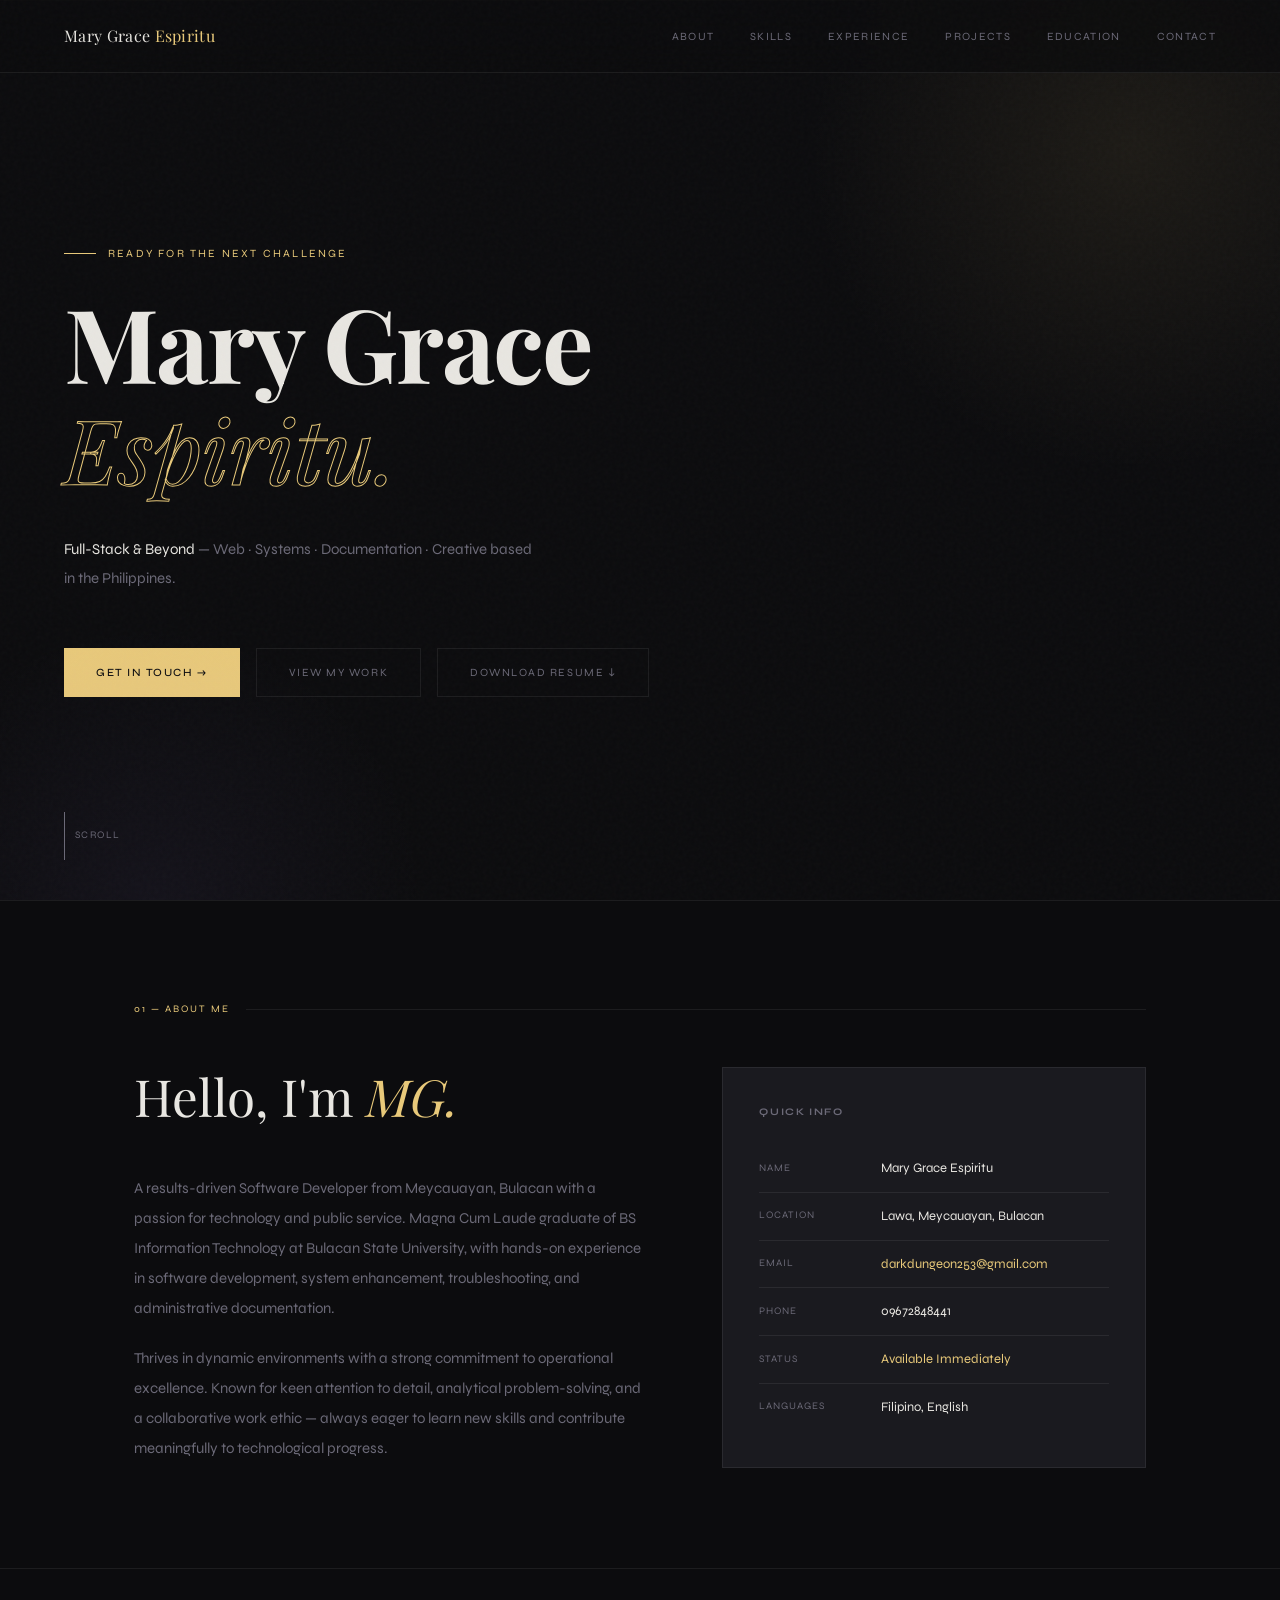
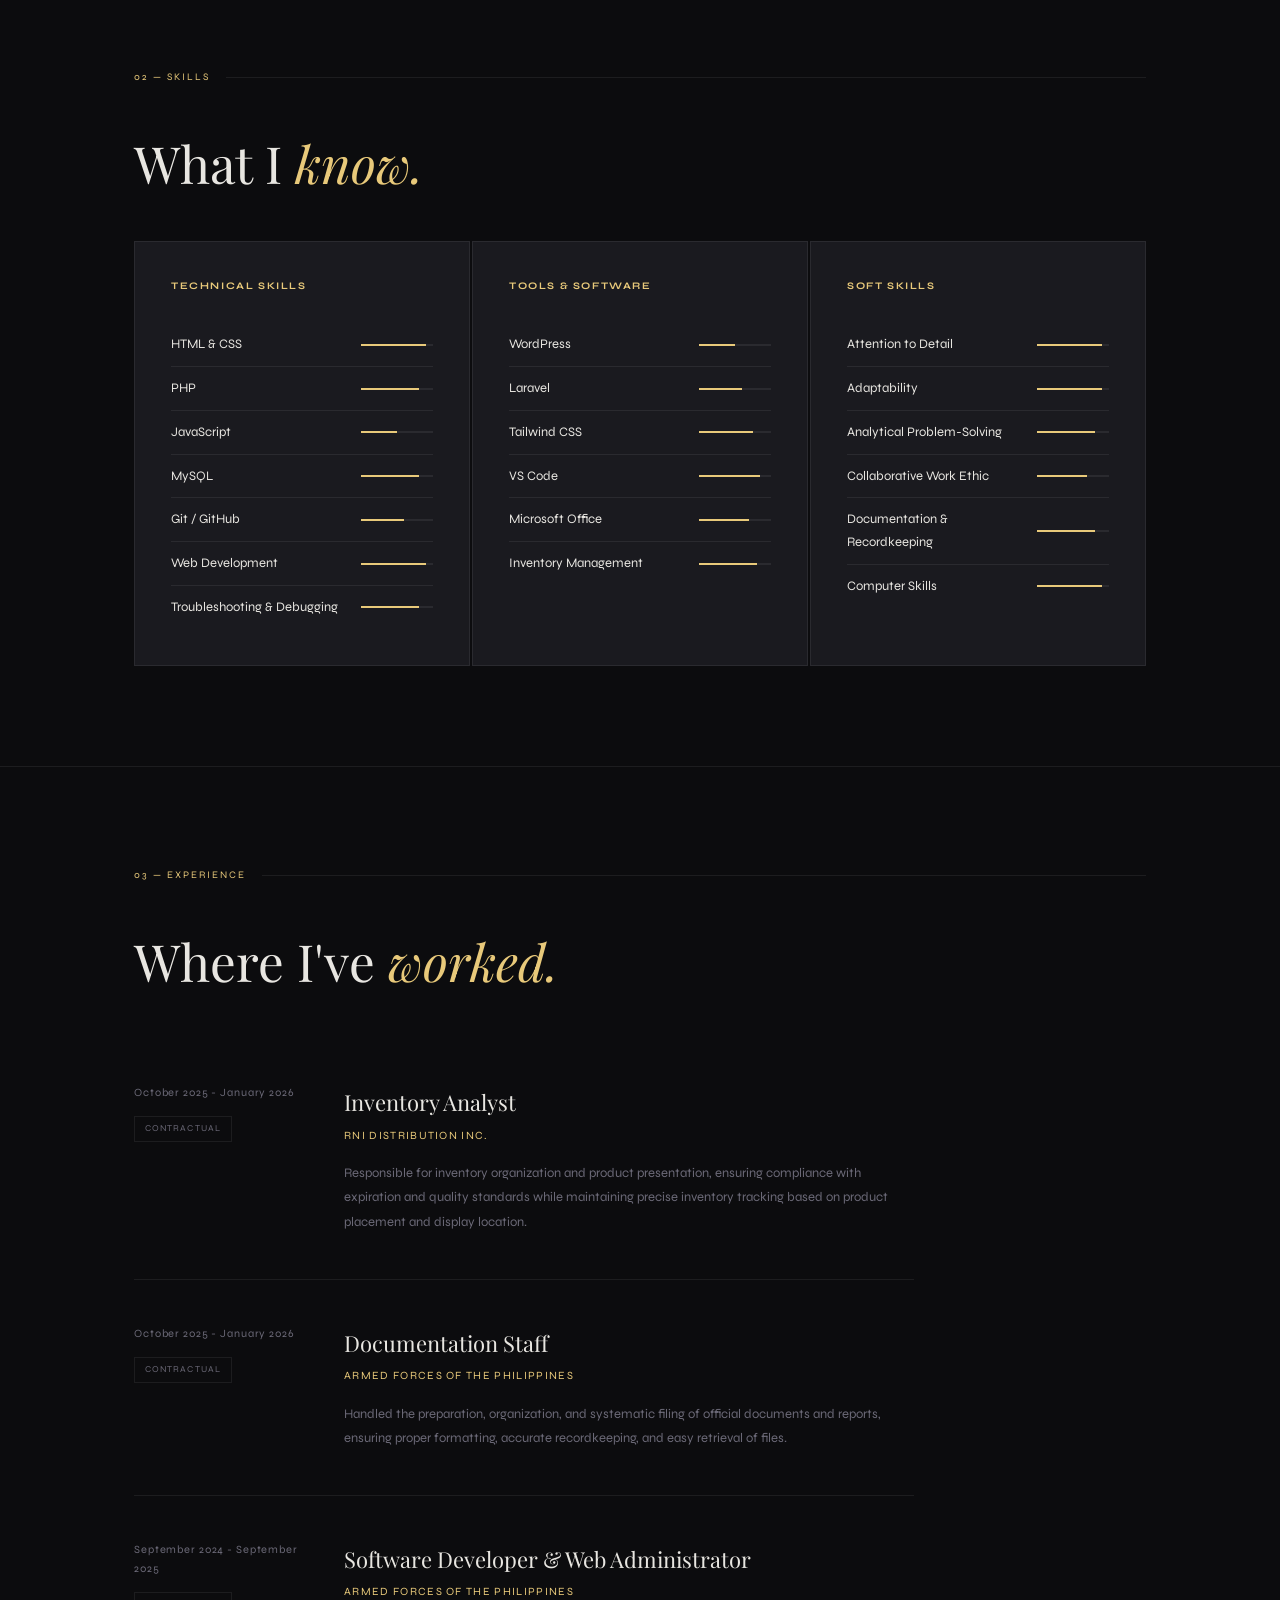
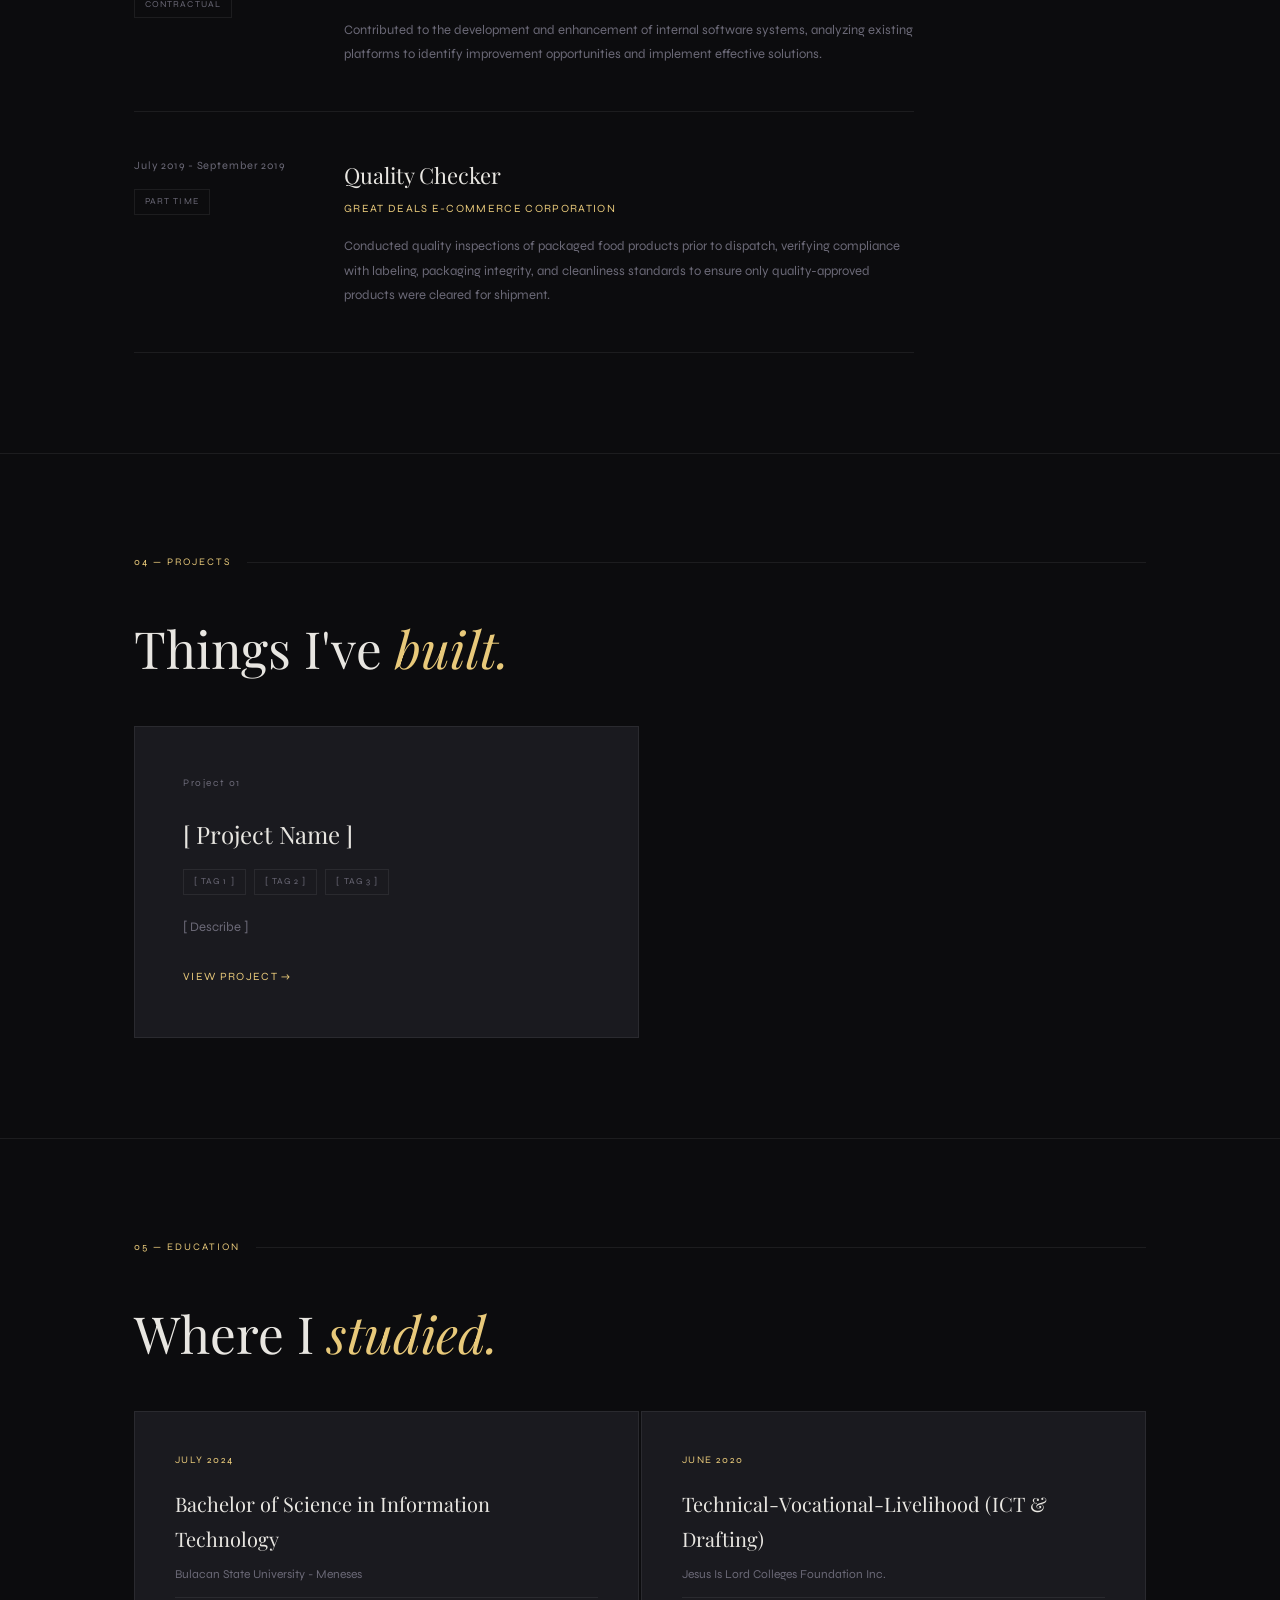
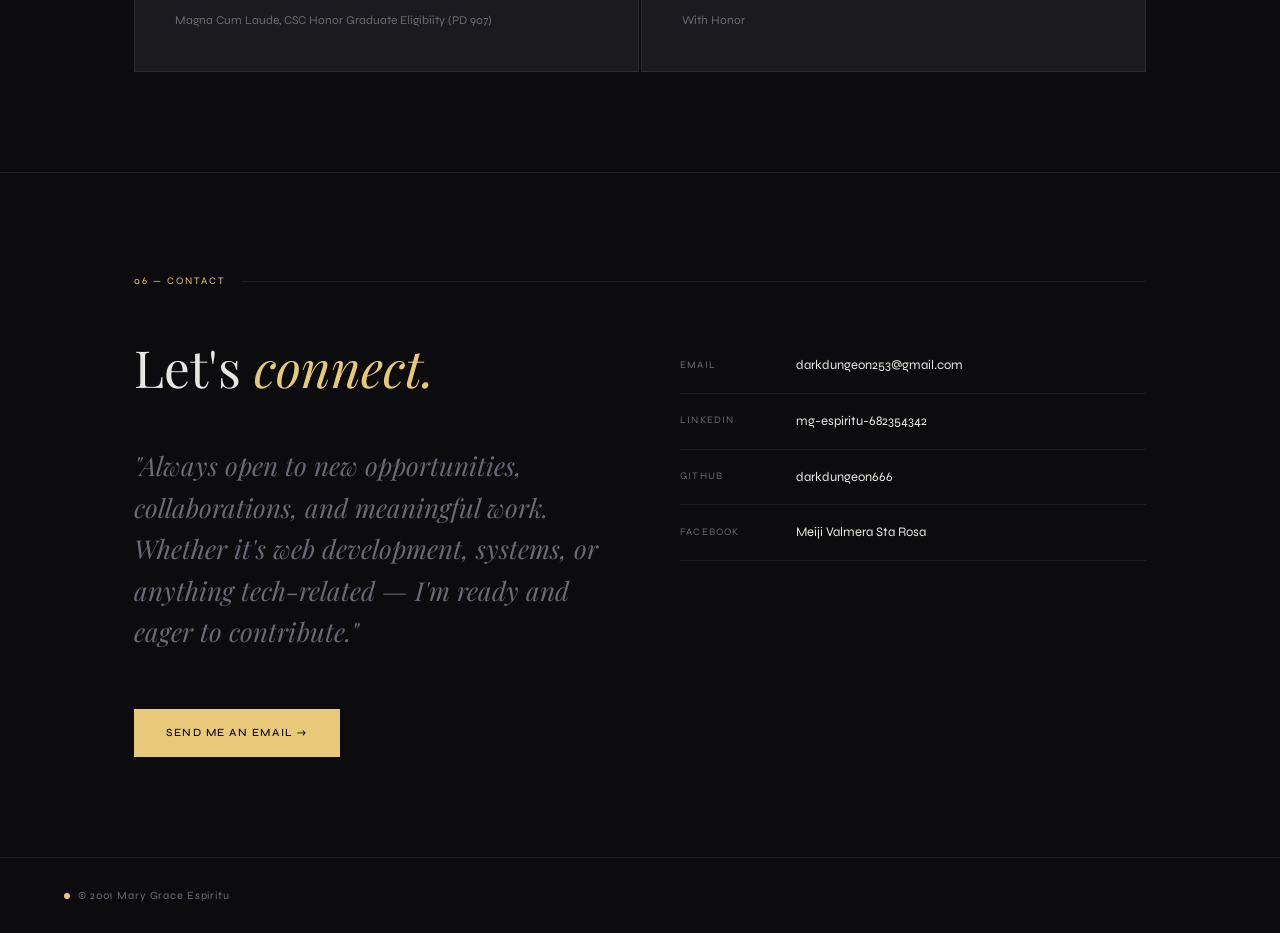
<file: index.html>
<!doctype html>
<html lang="en">
  <head>
    <meta charset="UTF-8" />
    <meta name="viewport" content="width=device-width, initial-scale=1.0" />
    <title>WELCOME</title>
    <link
      href="https://fonts.googleapis.com/css2?family=Playfair+Display:ital,wght@0,400;0,700;1,400;1,700&family=Syne:wght@300;400;500&display=swap"
      rel="stylesheet"
    />
    <link rel="stylesheet" href="index.css" />
  </head>

  <body>
    <nav>
      <a class="nav-logo" href="#">Mary Grace <span>Espiritu</span></a>
      <ul class="nav-links">
        <li><a href="#about">About</a></li>
        <li><a href="#skills">Skills</a></li>
        <li><a href="#experience">Experience</a></li>
        <li><a href="#projects">Projects</a></li>
        <li><a href="#education">Education</a></li>
        <li><a href="#contact">Contact</a></li>
      </ul>
    </nav>

    <section class="hero">
      <div class="hero-glow"></div>
      <div class="hero-glow2"></div>

      <p class="hero-tag fade-in">Ready for the next challenge</p>

      <h1 class="hero-name fade-in">Mary Grace</h1>
      <p class="hero-name-italic fade-in">Espiritu.</p>

      <p class="hero-subtitle fade-in">
        <strong>Full-Stack & Beyond</strong> — Web · Systems · Documentation ·
        Creative based in the Philippines.
      </p>

      <div class="hero-actions fade-in">
        <a class="btn-primary" href="#contact">Get In Touch →</a>
        <a class="btn-ghost" href="#projects">View My Work</a>
        <a
          class="btn-ghost"
          href="MaryGraceEspiritu.pdf"
          target="_blank"
          download
          >Download Resume ↓</a
        >
      </div>

      <div class="scroll-hint">
        <div class="scroll-line"></div>
        Scroll
      </div>
    </section>

    <section id="about">
      <div class="section-inner">
        <p class="section-label">01 — About Me</p>
        <div class="about-grid fade-in">
          <div>
            <h2 class="section-heading">Hello, I'm <em>MG.</em></h2>
            <div class="about-bio">
              <p>
                A results-driven Software Developer from Meycauayan, Bulacan
                with a passion for technology and public service. Magna Cum
                Laude graduate of BS Information Technology at Bulacan State
                University, with hands-on experience in software development,
                system enhancement, troubleshooting, and administrative
                documentation.
              </p>
              <p>
                Thrives in dynamic environments with a strong commitment to
                operational excellence. Known for keen attention to detail,
                analytical problem-solving, and a collaborative work ethic —
                always eager to learn new skills and contribute meaningfully to
                technological progress.
              </p>
            </div>
          </div>

          <div class="info-card">
            <h4>Quick Info</h4>
            <ul class="info-list">
              <li>
                <span>Name</span>
                <span> Mary Grace Espiritu </span>
              </li>
              <li>
                <span>Location</span>
                <span> Lawa, Meycauayan, Bulacan </span>
              </li>
              <li>
                <span>Email</span>
                <span
                  ><a href="mailto:darkdungeon253@gmail.com">
                    darkdungeon253@gmail.com
                  </a></span
                >
              </li>
              <li>
                <span>Phone</span>
                <span> 09672848441 </span>
              </li>
              <li>
                <span>Status</span>
                <span style="color: var(--accent)">
                  Available Immediately
                </span>
              </li>
              <li>
                <span>Languages</span>
                <span>Filipino, English</span>
              </li>
            </ul>
          </div>
        </div>
      </div>
    </section>

    <section id="skills">
      <div class="section-inner">
        <p class="section-label">02 — Skills</p>
        <h2 class="section-heading fade-in">What I <em>know.</em></h2>

        <div class="skills-grid fade-in">
          <div class="skill-group">
            <h4>Technical Skills</h4>
            <div class="skill-item">
              <span>HTML & CSS</span>
              <div class="skill-bar">
                <div class="skill-bar-fill" style="width: 90%"></div>
              </div>
            </div>
            <div class="skill-item">
              <span>PHP</span>
              <div class="skill-bar">
                <div class="skill-bar-fill" style="width: 80%"></div>
              </div>
            </div>
            <div class="skill-item">
              <span>JavaScript</span>
              <div class="skill-bar">
                <div class="skill-bar-fill" style="width: 50%"></div>
              </div>
            </div>
            <div class="skill-item">
              <span>MySQL</span>
              <div class="skill-bar">
                <div class="skill-bar-fill" style="width: 80%"></div>
              </div>
            </div>
            <div class="skill-item">
              <span>Git / GitHub</span>
              <div class="skill-bar">
                <div class="skill-bar-fill" style="width: 60%"></div>
              </div>
            </div>
            <div class="skill-item">
              <span>Web Development</span>
              <div class="skill-bar">
                <div class="skill-bar-fill" style="width: 90%"></div>
              </div>
            </div>
            <div class="skill-item">
              <span>Troubleshooting & Debugging</span>
              <div class="skill-bar">
                <div class="skill-bar-fill" style="width: 80%"></div>
              </div>
            </div>
          </div>

          <!-- GROUP 2 -->
          <div class="skill-group">
            <h4>Tools &amp; Software</h4>
            <div class="skill-item">
              <span>WordPress</span>
              <div class="skill-bar">
                <div class="skill-bar-fill" style="width: 50%"></div>
              </div>
            </div>
            <div class="skill-item">
              <span>Laravel</span>
              <div class="skill-bar">
                <div class="skill-bar-fill" style="width: 60%"></div>
              </div>
            </div>
            <div class="skill-item">
              <span>Tailwind CSS</span>
              <div class="skill-bar">
                <div class="skill-bar-fill" style="width: 75%"></div>
              </div>
            </div>
            <div class="skill-item">
              <span>VS Code</span>
              <div class="skill-bar">
                <div class="skill-bar-fill" style="width: 85%"></div>
              </div>
            </div>
            <div class="skill-item">
              <span>Microsoft Office</span>
              <div class="skill-bar">
                <div class="skill-bar-fill" style="width: 70%"></div>
              </div>
            </div>
            <div class="skill-item">
              <span>Inventory Management</span>
              <div class="skill-bar">
                <div class="skill-bar-fill" style="width: 80%"></div>
              </div>
            </div>
          </div>

          <!-- GROUP 3 -->
          <div class="skill-group">
            <h4>Soft Skills</h4>
            <div class="skill-item">
              <span>Attention to Detail</span>
              <div class="skill-bar">
                <div class="skill-bar-fill" style="width: 90%"></div>
              </div>
            </div>
            <div class="skill-item">
              <span>Adaptability</span>
              <div class="skill-bar">
                <div class="skill-bar-fill" style="width: 90%"></div>
              </div>
            </div>
            <div class="skill-item">
              <span>Analytical Problem-Solving</span>
              <div class="skill-bar">
                <div class="skill-bar-fill" style="width: 80%"></div>
              </div>
            </div>
            <div class="skill-item">
              <span>Collaborative Work Ethic</span>
              <div class="skill-bar">
                <div class="skill-bar-fill" style="width: 70%"></div>
              </div>
            </div>
            <div class="skill-item">
              <span>Documentation & Recordkeeping</span>
              <div class="skill-bar">
                <div class="skill-bar-fill" style="width: 80%"></div>
              </div>
            </div>
            <div class="skill-item">
              <span>Computer Skills</span>
              <div class="skill-bar">
                <div class="skill-bar-fill" style="width: 90%"></div>
              </div>
            </div>
          </div>
        </div>
      </div>
    </section>

    <section id="experience">
      <div class="section-inner">
        <p class="section-label">03 — Experience</p>
        <h2 class="section-heading fade-in">Where I've <em>worked.</em></h2>

        <div class="timeline fade-in">
          <!-- ── EXPERIENCE 1 ── -->
          <div class="timeline-item">
            <div>
              <div class="timeline-date">October 2025 - January 2026</div>
              <div class="timeline-badge">Contractual</div>
            </div>
            <div>
              <div class="timeline-role">Inventory Analyst</div>
              <div class="timeline-company">RNI Distribution Inc.</div>
              <div class="timeline-desc">
                Responsible for inventory organization and product presentation,
                ensuring compliance with expiration and quality standards while
                maintaining precise inventory tracking based on product
                placement and display location.
              </div>
            </div>
          </div>

          <!-- ── EXPERIENCE 2 ── -->
          <div class="timeline-item">
            <div>
              <div class="timeline-date">October 2025 - January 2026</div>
              <div class="timeline-badge">Contractual</div>
            </div>
            <div>
              <div class="timeline-role">Documentation Staff</div>
              <div class="timeline-company">
                Armed Forces of the Philippines
              </div>
              <div class="timeline-desc">
                Handled the preparation, organization, and systematic filing of
                official documents and reports, ensuring proper formatting,
                accurate recordkeeping, and easy retrieval of files.
              </div>
            </div>
          </div>

          <!-- ── EXPERIENCE 3 ── -->
          <div class="timeline-item">
            <div>
              <div class="timeline-date">September 2024 - September 2025</div>
              <div class="timeline-badge">Contractual</div>
            </div>
            <div>
              <div class="timeline-role">
                Software Developer & Web Administrator
              </div>
              <div class="timeline-company">
                Armed Forces of the Philippines
              </div>
              <div class="timeline-desc">
                Contributed to the development and enhancement of internal
                software systems, analyzing existing platforms to identify
                improvement opportunities and implement effective solutions.
              </div>
            </div>
          </div>

          <!-- ── EXPERIENCE 4 ── -->
          <div class="timeline-item">
            <div>
              <div class="timeline-date">July 2019 - September 2019</div>
              <div class="timeline-badge">Part Time</div>
            </div>
            <div>
              <div class="timeline-role">Quality Checker</div>
              <div class="timeline-company">
                Great Deals E-Commerce Corporation
              </div>
              <div class="timeline-desc">
                Conducted quality inspections of packaged food products prior to
                dispatch, verifying compliance with labeling, packaging
                integrity, and cleanliness standards to ensure only
                quality-approved products were cleared for shipment.
              </div>
            </div>
          </div>
        </div>
      </div>
    </section>

    <section id="projects">
      <div class="section-inner">
        <p class="section-label">04 — Projects</p>
        <h2 class="section-heading fade-in">Things I've <em>built.</em></h2>

        <div class="projects-grid fade-in">
          <!-- ── PROJECT 1 ── -->
          <div class="project-card">
            <div class="project-num">Project 01</div>
            <div class="project-title">[ Project Name ]</div>
            <div class="project-tags">
              <span class="tag">[ Tag 1 ]</span>
              <span class="tag">[ Tag 2 ]</span>
              <span class="tag">[ Tag 3 ]</span>
            </div>
            <div class="project-desc">[ Describe ]</div>
            <a class="project-link" href="#" target="_blank">View Project →</a>
          </div>
        </div>
      </div>
    </section>

    <section id="education">
      <div class="section-inner">
        <p class="section-label">05 — Education</p>
        <h2 class="section-heading fade-in">Where I <em>studied.</em></h2>

        <div class="edu-grid fade-in">
          <!-- ── EDUCATION 1 ── -->
          <div class="edu-card">
            <div class="edu-year">July 2024</div>
            <div class="edu-degree">
              Bachelor of Science in Information Technology
            </div>
            <div class="edu-school">Bulacan State University - Meneses</div>
            <div class="edu-detail">
              Magna Cum Laude, CSC Honor Graduate Eligibiity (PD 907)
            </div>
          </div>

          <!-- ── EDUCATION 2 ── -->
          <div class="edu-card">
            <div class="edu-year">June 2020</div>
            <div class="edu-degree">
              Technical-Vocational-Livelihood (ICT & Drafting)
            </div>
            <div class="edu-school">Jesus Is Lord Colleges Foundation Inc.</div>
            <div class="edu-detail">
              With Honor
            </div>
          </div>
        </div>
      </div>
    </section>

    <section id="contact">
      <div class="section-inner">
        <p class="section-label">06 — Contact</p>
        <div class="contact-grid fade-in">
          <div>
            <h2 class="section-heading">Let's <em>connect.</em></h2>
            <p class="contact-note">
              "Always open to new opportunities, collaborations, and meaningful
              work. Whether it's web development, systems, or anything
              tech-related — I'm ready and eager to contribute."
            </p>
            <br />
            <!-- ✏️ PALITAN ang email -->
            <a class="btn-primary" href="mailto:darkdungeon253@gmail.com"
              >Send Me an Email →</a
            >
          </div>

          <ul class="contact-links">
            <li>
              <span>Email</span>
              <a href="mailto:darkdungeon253@gmail.com"
                >darkdungeon253@gmail.com</a
              >
            </li>
            <li>
              <span>LinkedIn</span>
              <a
                href="https://www.linkedin.com/in/mg-espiritu-682354342/"
                target="_blank"
                >mg-espiritu-682354342</a
              >
            </li>
            <li>
              <span>GitHub</span>
              <a href="https://github.com/darkdungeon666" target="_blank"
                >darkdungeon666</a
              >
            </li>
            <li>
              <span>Facebook</span>
              <a
                href="https://web.facebook.com/celestialhunter.666"
                target="_blank"
              >
                Meiji Valmera Sta Rosa</a
              >
              <!-- ✏️ PALITAN -->
            </li>
          </ul>
        </div>
      </div>
    </section>

    <!-- FOOTER -->
    <footer>
      <span><span class="footer-dot"></span>© 2001 Mary Grace Espiritu</span>
    </footer>

    <script>
      // Scroll fade-in animation
      const fadeEls = document.querySelectorAll(".fade-in");
      const observer = new IntersectionObserver(
        (entries) => {
          entries.forEach((entry, i) => {
            if (entry.isIntersecting) {
              setTimeout(() => entry.target.classList.add("visible"), i * 80);
              observer.unobserve(entry.target);
            }
          });
        },
        {
          threshold: 0.1,
        },
      );
      fadeEls.forEach((el) => observer.observe(el));
    </script>
  </body>
</html>
</file>
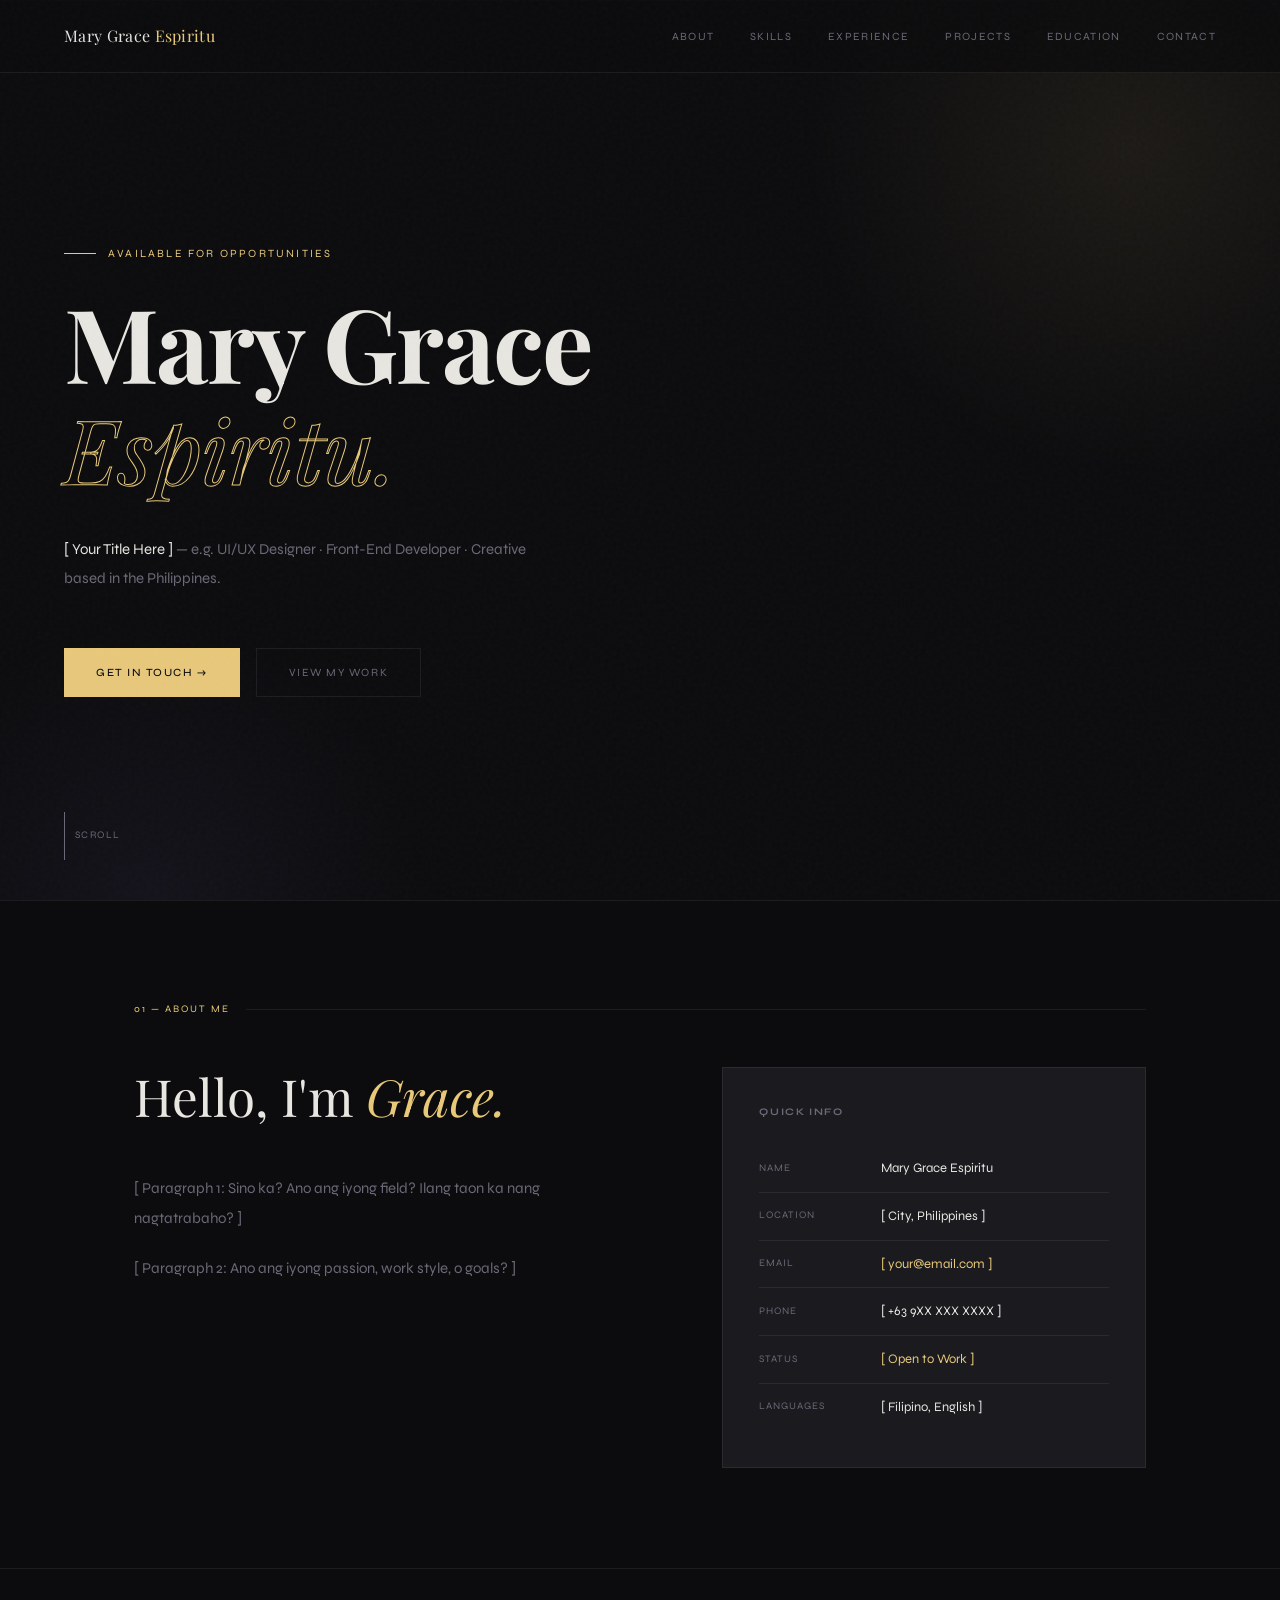
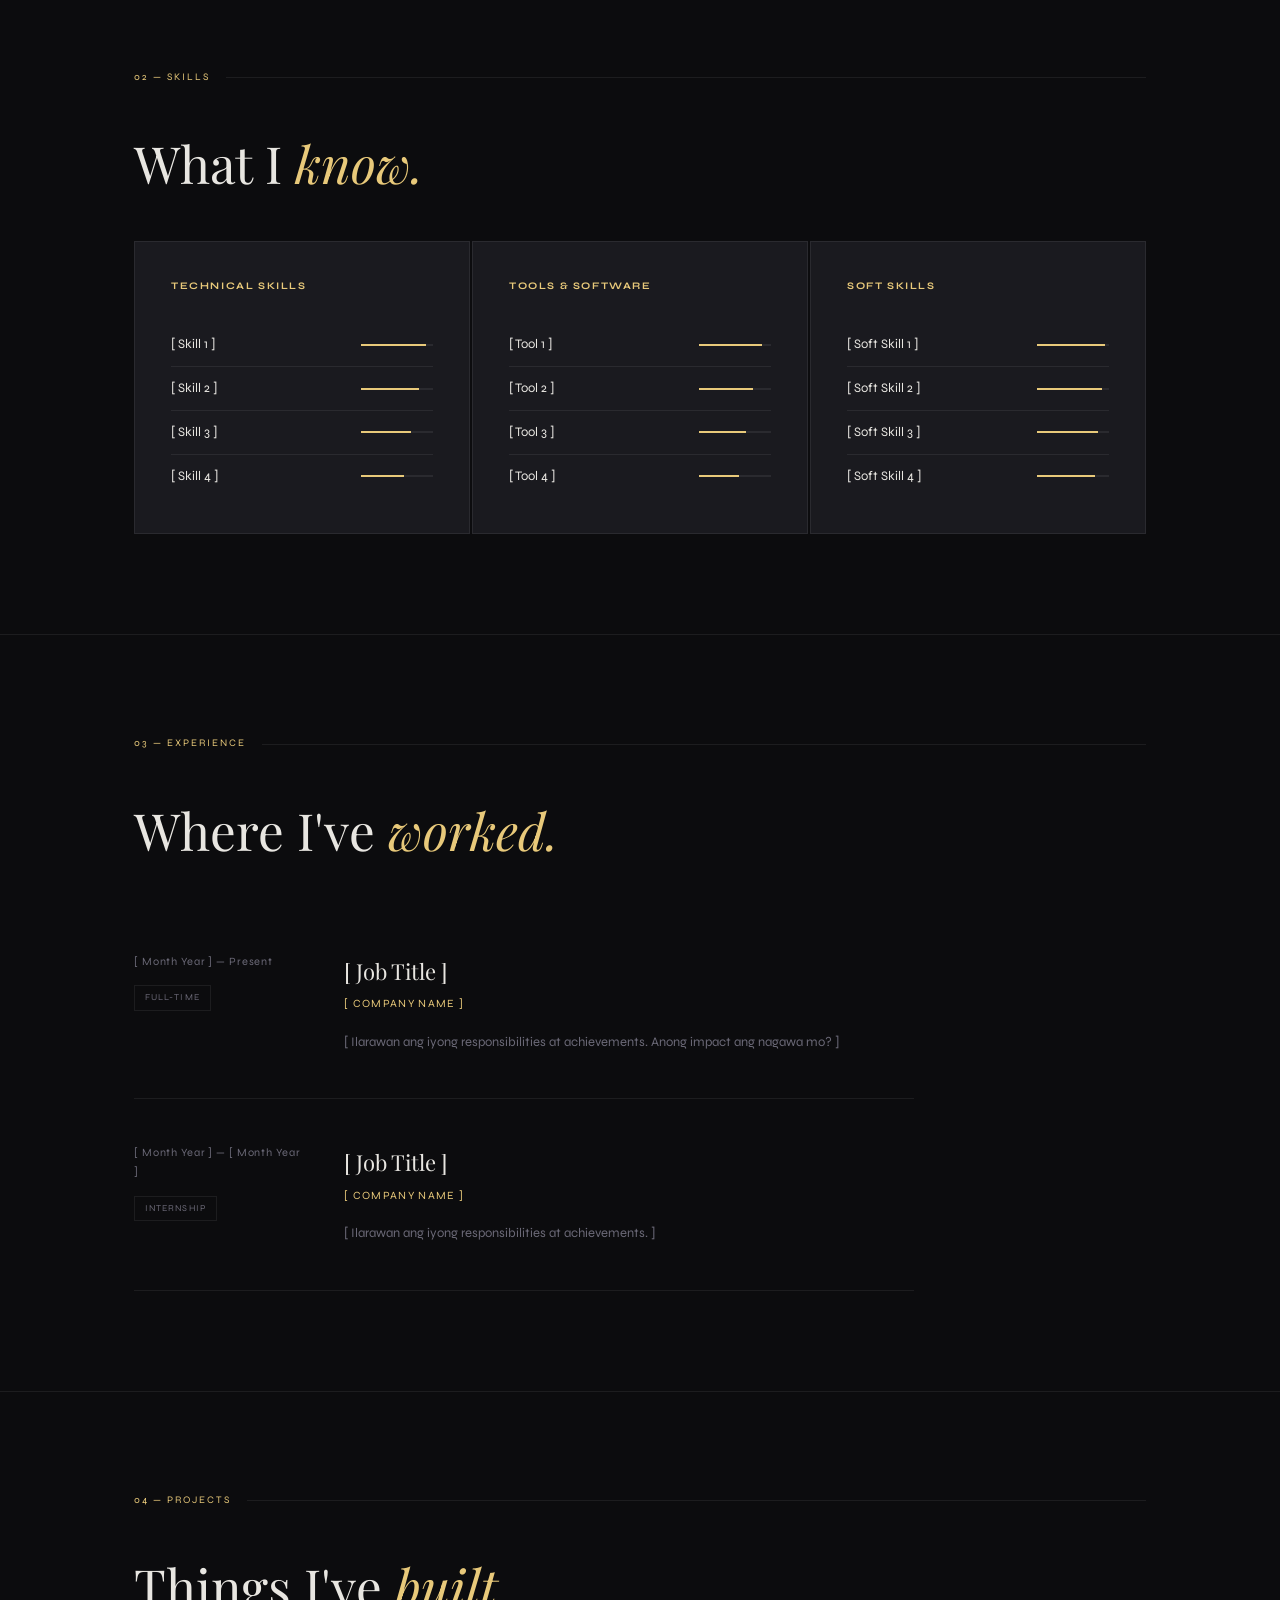
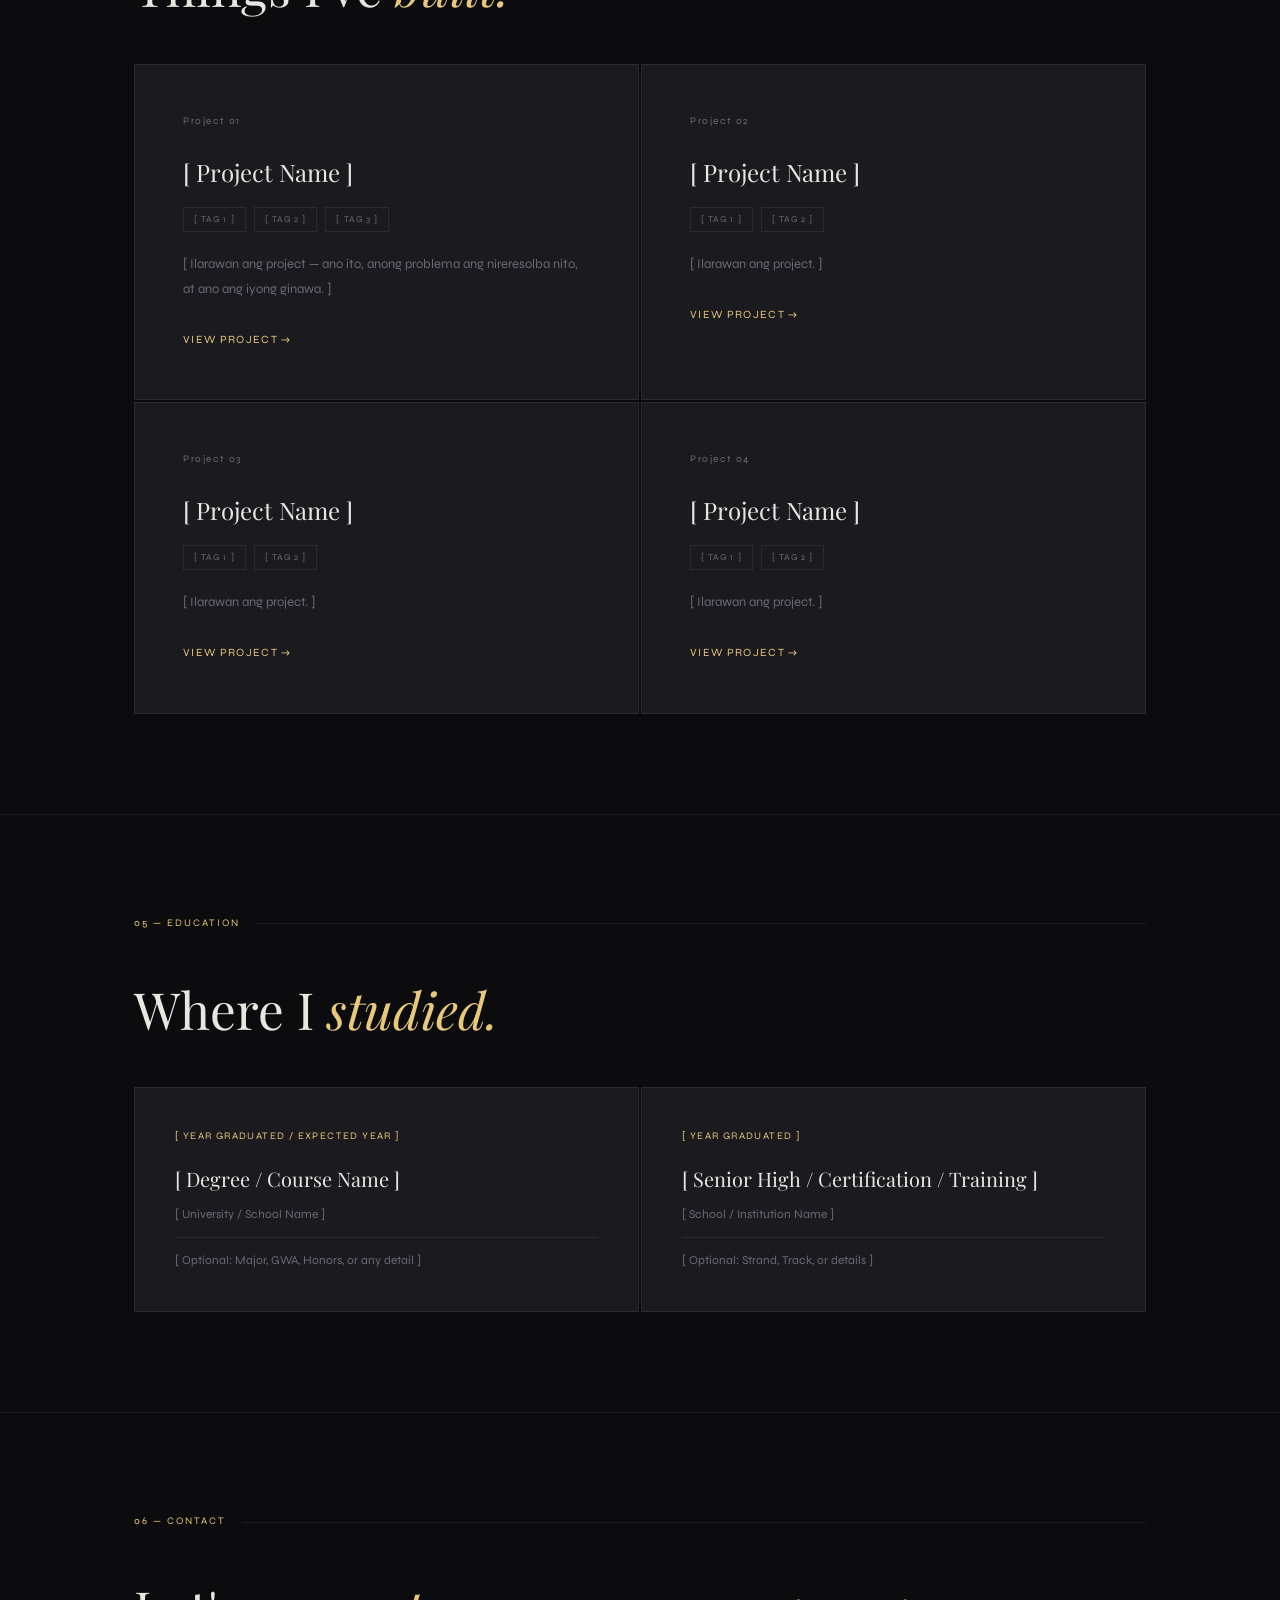
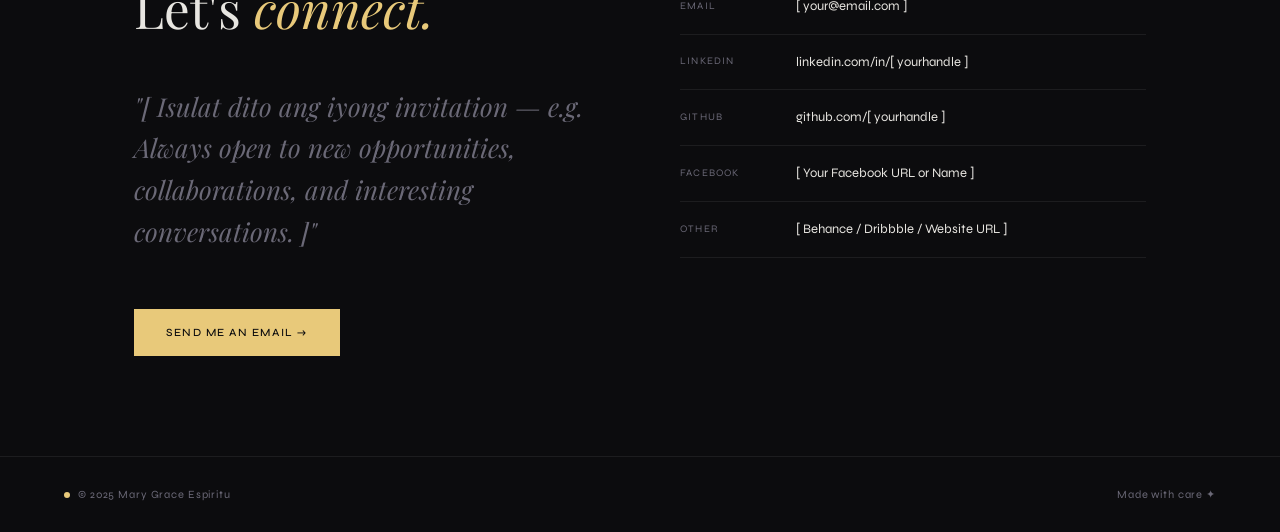
<file: home.html>
<!DOCTYPE html>
<html lang="en">

<head>
    <meta charset="UTF-8" />
    <meta name="viewport" content="width=device-width, initial-scale=1.0" />
    <title>Mary Grace Espiritu — Portfolio</title>
    <link href="https://fonts.googleapis.com/css2?family=Playfair+Display:ital,wght@0,400;0,700;1,400;1,700&family=Syne:wght@300;400;500&display=swap" rel="stylesheet" />
    <link rel="stylesheet" href="home.css">
</head>

<body>

    <!-- ═══ NAV ═══ -->
    <nav>
        <a class="nav-logo" href="#">Mary Grace <span>Espiritu</span></a>
        <ul class="nav-links">
            <li><a href="#about">About</a></li>
            <li><a href="#skills">Skills</a></li>
            <li><a href="#experience">Experience</a></li>
            <li><a href="#projects">Projects</a></li>
            <li><a href="#education">Education</a></li>
            <li><a href="#contact">Contact</a></li>
        </ul>
    </nav>


    <!-- ═══════════════════════════════════════════════
     HERO
     ✏️ Palitan ang mga [ ] na text
═══════════════════════════════════════════════ -->
    <section class="hero">
        <div class="hero-glow"></div>
        <div class="hero-glow2"></div>

        <!-- ✏️ PALITAN: e.g. "Available for opportunities" o "Open to freelance work" -->
        <p class="hero-tag fade-in">Available for opportunities</p>

        <h1 class="hero-name fade-in">Mary Grace</h1>
        <p class="hero-name-italic fade-in">Espiritu.</p>

        <p class="hero-subtitle fade-in">
            <!-- ✏️ PALITAN: Ilagay ang iyong title at short description -->
            <strong>[ Your Title Here ]</strong> — e.g. UI/UX Designer · Front-End Developer · Creative based in the Philippines.
        </p>

        <div class="hero-actions fade-in">
            <!-- ✏️ PALITAN ang href ng iyong email -->
            <a class="btn-primary" href="#contact">Get In Touch →</a>
            <a class="btn-ghost" href="#projects">View My Work</a>
        </div>

        <div class="scroll-hint">
            <div class="scroll-line"></div>
            Scroll
        </div>
    </section>


    <!-- ═══════════════════════════════════════════════
     ABOUT
     ✏️ Palitan ang mga [ ] na text
═══════════════════════════════════════════════ -->
    <section id="about">
        <div class="section-inner">
            <p class="section-label">01 — About Me</p>
            <div class="about-grid fade-in">

                <div>
                    <h2 class="section-heading">Hello, I'm <em>Grace.</em></h2>
                    <div class="about-bio">
                        <!-- ✏️ PALITAN: Isulat ang tungkol sa sarili mo (2-3 paragraphs) -->
                        <p>[ Paragraph 1: Sino ka? Ano ang iyong field? Ilang taon ka nang nagtatrabaho? ]</p>
                        <p>[ Paragraph 2: Ano ang iyong passion, work style, o goals? ]</p>
                    </div>
                </div>

                <div class="info-card">
                    <h4>Quick Info</h4>
                    <ul class="info-list">
                        <li>
                            <span>Name</span>
                            <span>Mary Grace Espiritu</span>
                        </li>
                        <li>
                            <span>Location</span>
                            <span>[ City, Philippines ]</span> <!-- ✏️ PALITAN -->
                        </li>
                        <li>
                            <span>Email</span>
                            <span><a href="mailto:your@email.com">[ your@email.com ]</a></span> <!-- ✏️ PALITAN -->
                        </li>
                        <li>
                            <span>Phone</span>
                            <span>[ +63 9XX XXX XXXX ]</span> <!-- ✏️ PALITAN -->
                        </li>
                        <li>
                            <span>Status</span>
                            <!-- ✏️ PALITAN: Open to Work / Employed / Freelance -->
                            <span style="color:var(--accent)">[ Open to Work ]</span>
                        </li>
                        <li>
                            <span>Languages</span>
                            <span>[ Filipino, English ]</span> <!-- ✏️ PALITAN -->
                        </li>
                    </ul>
                </div>

            </div>
        </div>
    </section>


    <!-- ═══════════════════════════════════════════════
     SKILLS
     ✏️ Palitan ang mga [ ] na text
     ✏️ Baguhin ang width ng skill-bar-fill (100% = expert, 50% = beginner)
═══════════════════════════════════════════════ -->
    <section id="skills">
        <div class="section-inner">
            <p class="section-label">02 — Skills</p>
            <h2 class="section-heading fade-in">What I <em>know.</em></h2>

            <div class="skills-grid fade-in">

                <!-- GROUP 1 -->
                <div class="skill-group">
                    <h4>Technical Skills</h4>
                    <!-- ✏️ PALITAN ang skill names + width -->
                    <div class="skill-item"><span>[ Skill 1 ]</span>
                        <div class="skill-bar">
                            <div class="skill-bar-fill" style="width:90%"></div>
                        </div>
                    </div>
                    <div class="skill-item"><span>[ Skill 2 ]</span>
                        <div class="skill-bar">
                            <div class="skill-bar-fill" style="width:80%"></div>
                        </div>
                    </div>
                    <div class="skill-item"><span>[ Skill 3 ]</span>
                        <div class="skill-bar">
                            <div class="skill-bar-fill" style="width:70%"></div>
                        </div>
                    </div>
                    <div class="skill-item"><span>[ Skill 4 ]</span>
                        <div class="skill-bar">
                            <div class="skill-bar-fill" style="width:60%"></div>
                        </div>
                    </div>
                    <!-- ✏️ I-copy ang isang line para mag-add ng skill -->
                </div>

                <!-- GROUP 2 -->
                <div class="skill-group">
                    <h4>Tools &amp; Software</h4>
                    <!-- ✏️ PALITAN -->
                    <div class="skill-item"><span>[ Tool 1 ]</span>
                        <div class="skill-bar">
                            <div class="skill-bar-fill" style="width:88%"></div>
                        </div>
                    </div>
                    <div class="skill-item"><span>[ Tool 2 ]</span>
                        <div class="skill-bar">
                            <div class="skill-bar-fill" style="width:75%"></div>
                        </div>
                    </div>
                    <div class="skill-item"><span>[ Tool 3 ]</span>
                        <div class="skill-bar">
                            <div class="skill-bar-fill" style="width:65%"></div>
                        </div>
                    </div>
                    <div class="skill-item"><span>[ Tool 4 ]</span>
                        <div class="skill-bar">
                            <div class="skill-bar-fill" style="width:55%"></div>
                        </div>
                    </div>
                </div>

                <!-- GROUP 3 -->
                <div class="skill-group">
                    <h4>Soft Skills</h4>
                    <!-- ✏️ PALITAN -->
                    <div class="skill-item"><span>[ Soft Skill 1 ]</span>
                        <div class="skill-bar">
                            <div class="skill-bar-fill" style="width:95%"></div>
                        </div>
                    </div>
                    <div class="skill-item"><span>[ Soft Skill 2 ]</span>
                        <div class="skill-bar">
                            <div class="skill-bar-fill" style="width:90%"></div>
                        </div>
                    </div>
                    <div class="skill-item"><span>[ Soft Skill 3 ]</span>
                        <div class="skill-bar">
                            <div class="skill-bar-fill" style="width:85%"></div>
                        </div>
                    </div>
                    <div class="skill-item"><span>[ Soft Skill 4 ]</span>
                        <div class="skill-bar">
                            <div class="skill-bar-fill" style="width:80%"></div>
                        </div>
                    </div>
                </div>

            </div>
        </div>
    </section>


    <!-- ═══════════════════════════════════════════════
     EXPERIENCE
     ✏️ I-COPY ang isang .timeline-item block para mag-add ng bagong experience
═══════════════════════════════════════════════ -->
    <section id="experience">
        <div class="section-inner">
            <p class="section-label">03 — Experience</p>
            <h2 class="section-heading fade-in">Where I've <em>worked.</em></h2>

            <div class="timeline fade-in">

                <!-- ── EXPERIENCE 1 ── -->
                <div class="timeline-item">
                    <div>
                        <div class="timeline-date">[ Month Year ] — Present</div> <!-- ✏️ PALITAN -->
                        <div class="timeline-badge">Full-time</div> <!-- ✏️ PALITAN: Full-time / Part-time / Internship / Freelance -->
                    </div>
                    <div>
                        <div class="timeline-role">[ Job Title ]</div> <!-- ✏️ PALITAN -->
                        <div class="timeline-company">[ Company Name ]</div> <!-- ✏️ PALITAN -->
                        <div class="timeline-desc">
                            [ Ilarawan ang iyong responsibilities at achievements. Anong impact ang nagawa mo? ] <!-- ✏️ PALITAN -->
                        </div>
                    </div>
                </div>

                <!-- ── EXPERIENCE 2 ── -->
                <div class="timeline-item">
                    <div>
                        <div class="timeline-date">[ Month Year ] — [ Month Year ]</div> <!-- ✏️ PALITAN -->
                        <div class="timeline-badge">Internship</div> <!-- ✏️ PALITAN -->
                    </div>
                    <div>
                        <div class="timeline-role">[ Job Title ]</div> <!-- ✏️ PALITAN -->
                        <div class="timeline-company">[ Company Name ]</div> <!-- ✏️ PALITAN -->
                        <div class="timeline-desc">
                            [ Ilarawan ang iyong responsibilities at achievements. ] <!-- ✏️ PALITAN -->
                        </div>
                    </div>
                </div>

                <!-- ✏️ I-COPY ang block sa itaas para mag-add ng more experience -->

            </div>
        </div>
    </section>


    <!-- ═══════════════════════════════════════════════
     PROJECTS
     ✏️ I-COPY ang isang .project-card block para mag-add ng bagong project
═══════════════════════════════════════════════ -->
    <section id="projects">
        <div class="section-inner">
            <p class="section-label">04 — Projects</p>
            <h2 class="section-heading fade-in">Things I've <em>built.</em></h2>

            <div class="projects-grid fade-in">

                <!-- ── PROJECT 1 ── -->
                <div class="project-card">
                    <div class="project-num">Project 01</div>
                    <div class="project-title">[ Project Name ]</div> <!-- ✏️ PALITAN -->
                    <div class="project-tags">
                        <span class="tag">[ Tag 1 ]</span> <!-- ✏️ PALITAN: e.g. HTML, CSS, Figma -->
                        <span class="tag">[ Tag 2 ]</span>
                        <span class="tag">[ Tag 3 ]</span>
                    </div>
                    <div class="project-desc">
                        [ Ilarawan ang project — ano ito, anong problema ang nireresolba nito, at ano ang iyong ginawa. ] <!-- ✏️ PALITAN -->
                    </div>
                    <a class="project-link" href="#" target="_blank">View Project →</a> <!-- ✏️ PALITAN ang href -->
                </div>

                <!-- ── PROJECT 2 ── -->
                <div class="project-card">
                    <div class="project-num">Project 02</div>
                    <div class="project-title">[ Project Name ]</div> <!-- ✏️ PALITAN -->
                    <div class="project-tags">
                        <span class="tag">[ Tag 1 ]</span>
                        <span class="tag">[ Tag 2 ]</span>
                    </div>
                    <div class="project-desc">
                        [ Ilarawan ang project. ] <!-- ✏️ PALITAN -->
                    </div>
                    <a class="project-link" href="#" target="_blank">View Project →</a> <!-- ✏️ PALITAN ang href -->
                </div>

                <!-- ── PROJECT 3 ── -->
                <div class="project-card">
                    <div class="project-num">Project 03</div>
                    <div class="project-title">[ Project Name ]</div> <!-- ✏️ PALITAN -->
                    <div class="project-tags">
                        <span class="tag">[ Tag 1 ]</span>
                        <span class="tag">[ Tag 2 ]</span>
                    </div>
                    <div class="project-desc">
                        [ Ilarawan ang project. ] <!-- ✏️ PALITAN -->
                    </div>
                    <a class="project-link" href="#" target="_blank">View Project →</a> <!-- ✏️ PALITAN ang href -->
                </div>

                <!-- ── PROJECT 4 ── -->
                <div class="project-card">
                    <div class="project-num">Project 04</div>
                    <div class="project-title">[ Project Name ]</div> <!-- ✏️ PALITAN -->
                    <div class="project-tags">
                        <span class="tag">[ Tag 1 ]</span>
                        <span class="tag">[ Tag 2 ]</span>
                    </div>
                    <div class="project-desc">
                        [ Ilarawan ang project. ] <!-- ✏️ PALITAN -->
                    </div>
                    <a class="project-link" href="#" target="_blank">View Project →</a> <!-- ✏️ PALITAN ang href -->
                </div>

                <!-- ✏️ I-COPY ang block sa itaas para mag-add ng more projects -->

            </div>
        </div>
    </section>


    <!-- ═══════════════════════════════════════════════
     EDUCATION
     ✏️ I-COPY ang isang .edu-card block para mag-add ng bagong education entry
═══════════════════════════════════════════════ -->
    <section id="education">
        <div class="section-inner">
            <p class="section-label">05 — Education</p>
            <h2 class="section-heading fade-in">Where I <em>studied.</em></h2>

            <div class="edu-grid fade-in">

                <!-- ── EDUCATION 1 ── -->
                <div class="edu-card">
                    <div class="edu-year">[ Year Graduated / Expected Year ]</div> <!-- ✏️ PALITAN -->
                    <div class="edu-degree">[ Degree / Course Name ]</div> <!-- ✏️ PALITAN: e.g. BS Information Technology -->
                    <div class="edu-school">[ University / School Name ]</div> <!-- ✏️ PALITAN -->
                    <div class="edu-detail">
                        [ Optional: Major, GWA, Honors, or any detail ] <!-- ✏️ PALITAN o tanggalin ang div na ito -->
                    </div>
                </div>

                <!-- ── EDUCATION 2 ── -->
                <div class="edu-card">
                    <div class="edu-year">[ Year Graduated ]</div> <!-- ✏️ PALITAN -->
                    <div class="edu-degree">[ Senior High / Certification / Training ]</div> <!-- ✏️ PALITAN -->
                    <div class="edu-school">[ School / Institution Name ]</div> <!-- ✏️ PALITAN -->
                    <div class="edu-detail">
                        [ Optional: Strand, Track, or details ] <!-- ✏️ PALITAN o tanggalin -->
                    </div>
                </div>

                <!-- ✏️ I-COPY ang block sa itaas para mag-add ng certifications, trainings, etc. -->

            </div>
        </div>
    </section>


    <!-- ═══════════════════════════════════════════════
     CONTACT
     ✏️ Palitan ang mga [ ] na text
═══════════════════════════════════════════════ -->
    <section id="contact">
        <div class="section-inner">
            <p class="section-label">06 — Contact</p>
            <div class="contact-grid fade-in">

                <div>
                    <h2 class="section-heading">Let's <em>connect.</em></h2>
                    <!-- ✏️ PALITAN: Isulat ang iyong personal na mensahe -->
                    <p class="contact-note">
                        "[ Isulat dito ang iyong invitation — e.g. Always open to new opportunities, collaborations, and interesting conversations. ]"
                    </p>
                    <br>
                    <!-- ✏️ PALITAN ang email -->
                    <a class="btn-primary" href="mailto:your@email.com">Send Me an Email →</a>
                </div>

                <ul class="contact-links">
                    <li>
                        <span>Email</span>
                        <a href="mailto:your@email.com">[ your@email.com ]</a> <!-- ✏️ PALITAN -->
                    </li>
                    <li>
                        <span>LinkedIn</span>
                        <a href="https://linkedin.com/in/yourhandle" target="_blank">linkedin.com/in/[ yourhandle ]</a> <!-- ✏️ PALITAN -->
                    </li>
                    <li>
                        <span>GitHub</span>
                        <!-- ✏️ PALITAN o tanggalin ang li na ito kung hindi relevant -->
                        <a href="https://github.com/yourhandle" target="_blank">github.com/[ yourhandle ]</a>
                    </li>
                    <li>
                        <span>Facebook</span>
                        <a href="#" target="_blank">[ Your Facebook URL or Name ]</a> <!-- ✏️ PALITAN -->
                    </li>
                    <li>
                        <span>Other</span>
                        <!-- ✏️ PALITAN: Behance, Dribbble, personal website, etc. O tanggalin kung wala -->
                        <a href="#">[ Behance / Dribbble / Website URL ]</a>
                    </li>
                </ul>

            </div>
        </div>
    </section>


    <!-- FOOTER -->
    <footer>
        <span><span class="footer-dot"></span>© 2025 Mary Grace Espiritu</span>
        <span>Made with care ✦</span>
    </footer>


    <script>
        // Scroll fade-in animation
        const fadeEls = document.querySelectorAll('.fade-in');
        const observer = new IntersectionObserver((entries) => {
            entries.forEach((entry, i) => {
                if (entry.isIntersecting) {
                    setTimeout(() => entry.target.classList.add('visible'), i * 80);
                    observer.unobserve(entry.target);
                }
            });
        }, {
            threshold: 0.1
        });
        fadeEls.forEach(el => observer.observe(el));
    </script>

</body>

</html>
</file>
<file: index.css>
:root {
  --bg: #0c0c0e;
  --surface: #131316;
  --card: #1a1a1f;
  --border: rgba(255, 255, 255, 0.07);
  --text: #e8e6e1;
  --muted: #6b6977;
  --accent: #e8c97a;
  --accent2: #9b7fe8;
}

*,
*::before,
*::after {
  box-sizing: border-box;
  margin: 0;
  padding: 0;
}
html {
  scroll-behavior: smooth;
}

body {
  background: var(--bg);
  color: var(--text);
  font-family: "Syne", sans-serif;
  font-weight: 300;
  font-size: 14px;
  line-height: 1.75;
  overflow-x: hidden;
}

/* ─── NOISE OVERLAY ─── */
body::before {
  content: "";
  position: fixed;
  inset: 0;
  background-image: url("data:image/svg+xml,%3Csvg viewBox='0 0 256 256' xmlns='http://www.w3.org/2000/svg'%3E%3Cfilter id='n'%3E%3CfeTurbulence type='fractalNoise' baseFrequency='0.9' numOctaves='4' stitchTiles='stitch'/%3E%3C/filter%3E%3Crect width='100%25' height='100%25' filter='url(%23n)' opacity='1'/%3E%3C/svg%3E");
  opacity: 0.025;
  pointer-events: none;
  z-index: 9999;
}

/* ─── SCROLLBAR ─── */
::-webkit-scrollbar {
  width: 4px;
}
::-webkit-scrollbar-track {
  background: var(--bg);
}
::-webkit-scrollbar-thumb {
  background: var(--accent);
  border-radius: 2px;
}

/* ─── NAV ─── */
nav {
  position: fixed;
  top: 0;
  left: 0;
  right: 0;
  z-index: 100;
  display: flex;
  justify-content: space-between;
  align-items: center;
  padding: 22px 64px;
  background: rgba(12, 12, 14, 0.85);
  backdrop-filter: blur(16px);
  border-bottom: 1px solid var(--border);
}
.nav-logo {
  font-family: "Playfair Display", serif;
  font-size: 16px;
  font-weight: 400;
  letter-spacing: 0.02em;
  color: var(--text);
  text-decoration: none;
}
.nav-logo span {
  color: var(--accent);
}
.nav-links {
  display: flex;
  gap: 36px;
  list-style: none;
}
.nav-links a {
  color: var(--muted);
  text-decoration: none;
  font-size: 11px;
  letter-spacing: 0.12em;
  text-transform: uppercase;
  transition: color 0.2s;
}
.nav-links a:hover {
  color: var(--accent);
}

/* ─── HERO ─── */
.hero {
  min-height: 100vh;
  display: flex;
  flex-direction: column;
  justify-content: center;
  padding: 120px 64px 80px;
  position: relative;
  overflow: hidden;
}
.hero-glow {
  position: absolute;
  top: -200px;
  right: -200px;
  width: 700px;
  height: 700px;
  background: radial-gradient(
    circle,
    rgba(232, 201, 122, 0.08) 0%,
    transparent 65%
  );
  pointer-events: none;
}
.hero-glow2 {
  position: absolute;
  bottom: -300px;
  left: -150px;
  width: 600px;
  height: 600px;
  background: radial-gradient(
    circle,
    rgba(155, 127, 232, 0.06) 0%,
    transparent 65%
  );
  pointer-events: none;
}
.hero-tag {
  font-size: 11px;
  letter-spacing: 0.2em;
  text-transform: uppercase;
  color: var(--accent);
  margin-bottom: 28px;
  display: flex;
  align-items: center;
  gap: 12px;
}
.hero-tag::before {
  content: "";
  display: inline-block;
  width: 32px;
  height: 1px;
  background: var(--accent);
}
.hero-name {
  font-family: "Playfair Display", serif;
  font-size: clamp(54px, 8vw, 110px);
  font-weight: 700;
  line-height: 1;
  letter-spacing: -0.02em;
  margin-bottom: 8px;
}
.hero-name-italic {
  font-family: "Playfair Display", serif;
  font-size: clamp(44px, 7vw, 96px);
  font-style: italic;
  font-weight: 400;
  color: transparent;
  -webkit-text-stroke: 1px var(--accent);
  line-height: 1.05;
  margin-bottom: 40px;
}
.hero-subtitle {
  font-size: 15px;
  color: var(--muted);
  max-width: 480px;
  line-height: 1.9;
  margin-bottom: 56px;
}
.hero-subtitle strong {
  color: var(--text);
  font-weight: 400;
}
.hero-actions {
  display: flex;
  gap: 16px;
  flex-wrap: wrap;
}
.btn-primary {
  display: inline-flex;
  align-items: center;
  gap: 10px;
  padding: 14px 32px;
  background: var(--accent);
  color: #0c0c0e;
  font-family: "Syne", sans-serif;
  font-size: 11px;
  font-weight: 500;
  letter-spacing: 0.14em;
  text-transform: uppercase;
  text-decoration: none;
  transition:
    background 0.25s,
    transform 0.2s;
}
.btn-primary:hover {
  background: #f0d690;
  transform: translateY(-2px);
}
.btn-ghost {
  display: inline-flex;
  align-items: center;
  gap: 10px;
  padding: 14px 32px;
  border: 1px solid var(--border);
  color: var(--muted);
  font-family: "Syne", sans-serif;
  font-size: 11px;
  font-weight: 400;
  letter-spacing: 0.14em;
  text-transform: uppercase;
  text-decoration: none;
  transition:
    border-color 0.25s,
    color 0.25s;
}
.btn-ghost:hover {
  border-color: var(--accent);
  color: var(--accent);
}

.scroll-hint {
  position: absolute;
  bottom: 40px;
  left: 64px;
  display: flex;
  align-items: center;
  gap: 10px;
  font-size: 10px;
  letter-spacing: 0.14em;
  text-transform: uppercase;
  color: var(--muted);
}
.scroll-line {
  width: 1px;
  height: 48px;
  background: var(--muted);
  animation: scrollPulse 2s ease-in-out infinite;
}
@keyframes scrollPulse {
  0%,
  100% {
    opacity: 0.3;
    transform: scaleY(1);
  }
  50% {
    opacity: 1;
    transform: scaleY(0.6);
  }
}

/* ─── SECTION BASE ─── */
section {
  border-top: 1px solid var(--border);
}
.section-inner {
  max-width: 1140px;
  margin: 0 auto;
  padding: 100px 64px;
}
.section-label {
  font-size: 10px;
  letter-spacing: 0.2em;
  text-transform: uppercase;
  color: var(--accent);
  margin-bottom: 48px;
  display: flex;
  align-items: center;
  gap: 16px;
}
.section-label::after {
  content: "";
  flex: 1;
  height: 1px;
  background: var(--border);
}
.section-heading {
  font-family: "Playfair Display", serif;
  font-size: clamp(34px, 4vw, 56px);
  font-weight: 400;
  line-height: 1.15;
  margin-bottom: 48px;
}
.section-heading em {
  font-style: italic;
  color: var(--accent);
}

/* ─── ABOUT ─── */
.about-grid {
  display: grid;
  grid-template-columns: 1.2fr 1fr;
  gap: 80px;
  align-items: start;
}
.about-bio {
  font-size: 15px;
  line-height: 2;
  color: var(--muted);
}
.about-bio p + p {
  margin-top: 20px;
}
.about-bio strong {
  color: var(--text);
  font-weight: 400;
}

.info-card {
  background: var(--card);
  border: 1px solid var(--border);
  padding: 36px;
}
.info-card h4 {
  font-size: 10px;
  letter-spacing: 0.16em;
  text-transform: uppercase;
  color: var(--muted);
  margin-bottom: 24px;
}
.info-list {
  list-style: none;
}
.info-list li {
  display: grid;
  grid-template-columns: 110px 1fr;
  gap: 12px;
  padding: 12px 0;
  border-bottom: 1px solid var(--border);
  font-size: 13px;
  align-items: center;
}
.info-list li:last-child {
  border-bottom: none;
}
.info-list li span:first-child {
  font-size: 10px;
  letter-spacing: 0.1em;
  text-transform: uppercase;
  color: var(--muted);
}
.info-list a {
  color: var(--accent);
  text-decoration: none;
}
.info-list a:hover {
  text-decoration: underline;
}

/* ─── SKILLS ─── */
.skills-grid {
  display: grid;
  grid-template-columns: repeat(3, 1fr);
  gap: 2px;
}
.skill-group {
  background: var(--card);
  border: 1px solid var(--border);
  padding: 36px;
}
.skill-group h4 {
  font-size: 10px;
  letter-spacing: 0.16em;
  text-transform: uppercase;
  color: var(--accent);
  margin-bottom: 28px;
}
.skill-item {
  padding: 10px 0;
  border-bottom: 1px solid var(--border);
  font-size: 13px;
  display: flex;
  justify-content: space-between;
  align-items: center;
  gap: 12px;
}
.skill-item:last-child {
  border-bottom: none;
}
.skill-bar {
  width: 72px;
  height: 2px;
  background: var(--border);
  flex-shrink: 0;
  position: relative;
}
.skill-bar-fill {
  position: absolute;
  top: 0;
  left: 0;
  height: 100%;
  background: var(--accent);
}

/* ─── EXPERIENCE ─── */
.timeline {
  max-width: 780px;
}
.timeline-item {
  display: grid;
  grid-template-columns: 170px 1fr;
  gap: 40px;
  padding: 44px 0;
  border-bottom: 1px solid var(--border);
}
.timeline-date {
  font-size: 11px;
  color: var(--muted);
  letter-spacing: 0.08em;
  margin-bottom: 6px;
}
.timeline-badge {
  display: inline-block;
  font-size: 9px;
  letter-spacing: 0.12em;
  text-transform: uppercase;
  padding: 4px 10px;
  border: 1px solid var(--border);
  color: var(--muted);
  margin-top: 8px;
}
.timeline-role {
  font-family: "Playfair Display", serif;
  font-size: 22px;
  font-weight: 400;
  margin-bottom: 4px;
}
.timeline-company {
  font-size: 11px;
  letter-spacing: 0.12em;
  text-transform: uppercase;
  color: var(--accent);
  margin-bottom: 16px;
}
.timeline-desc {
  font-size: 13px;
  color: var(--muted);
  line-height: 1.9;
}

/* ─── PROJECTS ─── */
.projects-grid {
  display: grid;
  grid-template-columns: repeat(2, 1fr);
  gap: 2px;
}
.project-card {
  background: var(--card);
  padding: 48px;
  border: 1px solid var(--border);
  transition:
    background 0.3s,
    border-color 0.3s;
  position: relative;
  overflow: hidden;
}
.project-card::before {
  content: "";
  position: absolute;
  top: 0;
  left: 0;
  right: 0;
  height: 2px;
  background: linear-gradient(90deg, var(--accent), var(--accent2));
  transform: scaleX(0);
  transform-origin: left;
  transition: transform 0.4s ease;
}
.project-card:hover::before {
  transform: scaleX(1);
}
.project-card:hover {
  background: #1f1f26;
  border-color: rgba(255, 255, 255, 0.12);
}
.project-num {
  font-size: 10px;
  letter-spacing: 0.16em;
  color: var(--muted);
  margin-bottom: 20px;
}
.project-title {
  font-family: "Playfair Display", serif;
  font-size: 24px;
  font-weight: 400;
  margin-bottom: 14px;
}
.project-tags {
  display: flex;
  flex-wrap: wrap;
  gap: 8px;
  margin-bottom: 20px;
}
.tag {
  font-size: 9px;
  letter-spacing: 0.12em;
  text-transform: uppercase;
  padding: 4px 10px;
  border: 1px solid var(--border);
  color: var(--muted);
}
.project-desc {
  font-size: 13px;
  color: var(--muted);
  line-height: 1.9;
}
.project-link {
  display: inline-flex;
  align-items: center;
  gap: 8px;
  margin-top: 28px;
  font-size: 11px;
  letter-spacing: 0.12em;
  text-transform: uppercase;
  color: var(--accent);
  text-decoration: none;
  transition: gap 0.2s;
}
.project-link:hover {
  gap: 14px;
}

/* ─── EDUCATION ─── */
.edu-grid {
  display: grid;
  grid-template-columns: repeat(2, 1fr);
  gap: 2px;
}
.edu-card {
  background: var(--card);
  border: 1px solid var(--border);
  padding: 40px;
}
.edu-year {
  font-size: 10px;
  letter-spacing: 0.14em;
  text-transform: uppercase;
  color: var(--accent);
  margin-bottom: 16px;
}
.edu-degree {
  font-family: "Playfair Display", serif;
  font-size: 20px;
  font-weight: 400;
  margin-bottom: 8px;
}
.edu-school {
  font-size: 12px;
  color: var(--muted);
}
.edu-detail {
  font-size: 12px;
  color: var(--muted);
  margin-top: 12px;
  padding-top: 12px;
  border-top: 1px solid var(--border);
}

/* ─── CONTACT ─── */
.contact-grid {
  display: grid;
  grid-template-columns: 1fr 1fr;
  gap: 80px;
  align-items: start;
}
.contact-note {
  font-family: "Playfair Display", serif;
  font-size: 26px;
  font-style: italic;
  font-weight: 400;
  color: var(--muted);
  line-height: 1.6;
  margin-bottom: 32px;
}
.contact-note strong {
  color: var(--text);
  font-style: normal;
}
.contact-links {
  list-style: none;
}
.contact-links li {
  display: grid;
  grid-template-columns: 100px 1fr;
  gap: 16px;
  padding: 16px 0;
  border-bottom: 1px solid var(--border);
  font-size: 13px;
  align-items: center;
}
.contact-links li span {
  font-size: 10px;
  letter-spacing: 0.12em;
  text-transform: uppercase;
  color: var(--muted);
}
.contact-links a {
  color: var(--text);
  text-decoration: none;
  transition: color 0.2s;
}
.contact-links a:hover {
  color: var(--accent);
}

/* ─── FOOTER ─── */
footer {
  border-top: 1px solid var(--border);
  padding: 28px 64px;
  display: flex;
  justify-content: space-between;
  align-items: center;
  font-size: 11px;
  color: var(--muted);
  letter-spacing: 0.08em;
}
.footer-dot {
  width: 6px;
  height: 6px;
  border-radius: 50%;
  background: var(--accent);
  display: inline-block;
  margin-right: 8px;
  animation: blink 2s ease-in-out infinite;
}
@keyframes blink {
  0%,
  100% {
    opacity: 1;
  }
  50% {
    opacity: 0.2;
  }
}

/* ─── FADE-IN ─── */
.fade-in {
  opacity: 0;
  transform: translateY(28px);
  transition:
    opacity 0.75s ease,
    transform 0.75s ease;
}
.fade-in.visible {
  opacity: 1;
  transform: none;
}

/* ─── RESPONSIVE ─── */
@media (max-width: 900px) {
  nav {
    padding: 18px 24px;
  }
  .nav-links {
    display: none;
  }
  .hero {
    padding: 100px 24px 60px;
  }
  .scroll-hint {
    left: 24px;
  }
  .section-inner {
    padding: 72px 24px;
  }
  .about-grid,
  .contact-grid {
    grid-template-columns: 1fr;
    gap: 40px;
  }
  .skills-grid,
  .projects-grid,
  .edu-grid {
    grid-template-columns: 1fr;
  }
  .timeline-item {
    grid-template-columns: 1fr;
    gap: 8px;
  }
  footer {
    flex-direction: column;
    gap: 8px;
    padding: 24px;
    text-align: center;
  }
}
</file>
<file: home.css>
:root {
  --bg: #0c0c0e;
  --surface: #131316;
  --card: #1a1a1f;
  --border: rgba(255, 255, 255, 0.07);
  --text: #e8e6e1;
  --muted: #6b6977;
  --accent: #e8c97a;
  --accent2: #9b7fe8;
}

*,
*::before,
*::after {
  box-sizing: border-box;
  margin: 0;
  padding: 0;
}
html {
  scroll-behavior: smooth;
}

body {
  background: var(--bg);
  color: var(--text);
  font-family: "Syne", sans-serif;
  font-weight: 300;
  font-size: 14px;
  line-height: 1.75;
  overflow-x: hidden;
}

/* ─── NOISE OVERLAY ─── */
body::before {
  content: "";
  position: fixed;
  inset: 0;
  background-image: url("data:image/svg+xml,%3Csvg viewBox='0 0 256 256' xmlns='http://www.w3.org/2000/svg'%3E%3Cfilter id='n'%3E%3CfeTurbulence type='fractalNoise' baseFrequency='0.9' numOctaves='4' stitchTiles='stitch'/%3E%3C/filter%3E%3Crect width='100%25' height='100%25' filter='url(%23n)' opacity='1'/%3E%3C/svg%3E");
  opacity: 0.025;
  pointer-events: none;
  z-index: 9999;
}

/* ─── SCROLLBAR ─── */
::-webkit-scrollbar {
  width: 4px;
}
::-webkit-scrollbar-track {
  background: var(--bg);
}
::-webkit-scrollbar-thumb {
  background: var(--accent);
  border-radius: 2px;
}

/* ─── NAV ─── */
nav {
  position: fixed;
  top: 0;
  left: 0;
  right: 0;
  z-index: 100;
  display: flex;
  justify-content: space-between;
  align-items: center;
  padding: 22px 64px;
  background: rgba(12, 12, 14, 0.85);
  backdrop-filter: blur(16px);
  border-bottom: 1px solid var(--border);
}
.nav-logo {
  font-family: "Playfair Display", serif;
  font-size: 16px;
  font-weight: 400;
  letter-spacing: 0.02em;
  color: var(--text);
  text-decoration: none;
}
.nav-logo span {
  color: var(--accent);
}
.nav-links {
  display: flex;
  gap: 36px;
  list-style: none;
}
.nav-links a {
  color: var(--muted);
  text-decoration: none;
  font-size: 11px;
  letter-spacing: 0.12em;
  text-transform: uppercase;
  transition: color 0.2s;
}
.nav-links a:hover {
  color: var(--accent);
}

/* ─── HERO ─── */
.hero {
  min-height: 100vh;
  display: flex;
  flex-direction: column;
  justify-content: center;
  padding: 120px 64px 80px;
  position: relative;
  overflow: hidden;
}
.hero-glow {
  position: absolute;
  top: -200px;
  right: -200px;
  width: 700px;
  height: 700px;
  background: radial-gradient(
    circle,
    rgba(232, 201, 122, 0.08) 0%,
    transparent 65%
  );
  pointer-events: none;
}
.hero-glow2 {
  position: absolute;
  bottom: -300px;
  left: -150px;
  width: 600px;
  height: 600px;
  background: radial-gradient(
    circle,
    rgba(155, 127, 232, 0.06) 0%,
    transparent 65%
  );
  pointer-events: none;
}
.hero-tag {
  font-size: 11px;
  letter-spacing: 0.2em;
  text-transform: uppercase;
  color: var(--accent);
  margin-bottom: 28px;
  display: flex;
  align-items: center;
  gap: 12px;
}
.hero-tag::before {
  content: "";
  display: inline-block;
  width: 32px;
  height: 1px;
  background: var(--accent);
}
.hero-name {
  font-family: "Playfair Display", serif;
  font-size: clamp(54px, 8vw, 110px);
  font-weight: 700;
  line-height: 1;
  letter-spacing: -0.02em;
  margin-bottom: 8px;
}
.hero-name-italic {
  font-family: "Playfair Display", serif;
  font-size: clamp(44px, 7vw, 96px);
  font-style: italic;
  font-weight: 400;
  color: transparent;
  -webkit-text-stroke: 1px var(--accent);
  line-height: 1.05;
  margin-bottom: 40px;
}
.hero-subtitle {
  font-size: 15px;
  color: var(--muted);
  max-width: 480px;
  line-height: 1.9;
  margin-bottom: 56px;
}
.hero-subtitle strong {
  color: var(--text);
  font-weight: 400;
}
.hero-actions {
  display: flex;
  gap: 16px;
  flex-wrap: wrap;
}
.btn-primary {
  display: inline-flex;
  align-items: center;
  gap: 10px;
  padding: 14px 32px;
  background: var(--accent);
  color: #0c0c0e;
  font-family: "Syne", sans-serif;
  font-size: 11px;
  font-weight: 500;
  letter-spacing: 0.14em;
  text-transform: uppercase;
  text-decoration: none;
  transition:
    background 0.25s,
    transform 0.2s;
}
.btn-primary:hover {
  background: #f0d690;
  transform: translateY(-2px);
}
.btn-ghost {
  display: inline-flex;
  align-items: center;
  gap: 10px;
  padding: 14px 32px;
  border: 1px solid var(--border);
  color: var(--muted);
  font-family: "Syne", sans-serif;
  font-size: 11px;
  font-weight: 400;
  letter-spacing: 0.14em;
  text-transform: uppercase;
  text-decoration: none;
  transition:
    border-color 0.25s,
    color 0.25s;
}
.btn-ghost:hover {
  border-color: var(--accent);
  color: var(--accent);
}

.scroll-hint {
  position: absolute;
  bottom: 40px;
  left: 64px;
  display: flex;
  align-items: center;
  gap: 10px;
  font-size: 10px;
  letter-spacing: 0.14em;
  text-transform: uppercase;
  color: var(--muted);
}
.scroll-line {
  width: 1px;
  height: 48px;
  background: var(--muted);
  animation: scrollPulse 2s ease-in-out infinite;
}
@keyframes scrollPulse {
  0%,
  100% {
    opacity: 0.3;
    transform: scaleY(1);
  }
  50% {
    opacity: 1;
    transform: scaleY(0.6);
  }
}

/* ─── SECTION BASE ─── */
section {
  border-top: 1px solid var(--border);
}
.section-inner {
  max-width: 1140px;
  margin: 0 auto;
  padding: 100px 64px;
}
.section-label {
  font-size: 10px;
  letter-spacing: 0.2em;
  text-transform: uppercase;
  color: var(--accent);
  margin-bottom: 48px;
  display: flex;
  align-items: center;
  gap: 16px;
}
.section-label::after {
  content: "";
  flex: 1;
  height: 1px;
  background: var(--border);
}
.section-heading {
  font-family: "Playfair Display", serif;
  font-size: clamp(34px, 4vw, 56px);
  font-weight: 400;
  line-height: 1.15;
  margin-bottom: 48px;
}
.section-heading em {
  font-style: italic;
  color: var(--accent);
}

/* ─── ABOUT ─── */
.about-grid {
  display: grid;
  grid-template-columns: 1.2fr 1fr;
  gap: 80px;
  align-items: start;
}
.about-bio {
  font-size: 15px;
  line-height: 2;
  color: var(--muted);
}
.about-bio p + p {
  margin-top: 20px;
}
.about-bio strong {
  color: var(--text);
  font-weight: 400;
}

.info-card {
  background: var(--card);
  border: 1px solid var(--border);
  padding: 36px;
}
.info-card h4 {
  font-size: 10px;
  letter-spacing: 0.16em;
  text-transform: uppercase;
  color: var(--muted);
  margin-bottom: 24px;
}
.info-list {
  list-style: none;
}
.info-list li {
  display: grid;
  grid-template-columns: 110px 1fr;
  gap: 12px;
  padding: 12px 0;
  border-bottom: 1px solid var(--border);
  font-size: 13px;
  align-items: center;
}
.info-list li:last-child {
  border-bottom: none;
}
.info-list li span:first-child {
  font-size: 10px;
  letter-spacing: 0.1em;
  text-transform: uppercase;
  color: var(--muted);
}
.info-list a {
  color: var(--accent);
  text-decoration: none;
}
.info-list a:hover {
  text-decoration: underline;
}

/* ─── SKILLS ─── */
.skills-grid {
  display: grid;
  grid-template-columns: repeat(3, 1fr);
  gap: 2px;
}
.skill-group {
  background: var(--card);
  border: 1px solid var(--border);
  padding: 36px;
}
.skill-group h4 {
  font-size: 10px;
  letter-spacing: 0.16em;
  text-transform: uppercase;
  color: var(--accent);
  margin-bottom: 28px;
}
.skill-item {
  padding: 10px 0;
  border-bottom: 1px solid var(--border);
  font-size: 13px;
  display: flex;
  justify-content: space-between;
  align-items: center;
  gap: 12px;
}
.skill-item:last-child {
  border-bottom: none;
}
.skill-bar {
  width: 72px;
  height: 2px;
  background: var(--border);
  flex-shrink: 0;
  position: relative;
}
.skill-bar-fill {
  position: absolute;
  top: 0;
  left: 0;
  height: 100%;
  background: var(--accent);
}

/* ─── EXPERIENCE ─── */
.timeline {
  max-width: 780px;
}
.timeline-item {
  display: grid;
  grid-template-columns: 170px 1fr;
  gap: 40px;
  padding: 44px 0;
  border-bottom: 1px solid var(--border);
}
.timeline-date {
  font-size: 11px;
  color: var(--muted);
  letter-spacing: 0.08em;
  margin-bottom: 6px;
}
.timeline-badge {
  display: inline-block;
  font-size: 9px;
  letter-spacing: 0.12em;
  text-transform: uppercase;
  padding: 4px 10px;
  border: 1px solid var(--border);
  color: var(--muted);
  margin-top: 8px;
}
.timeline-role {
  font-family: "Playfair Display", serif;
  font-size: 22px;
  font-weight: 400;
  margin-bottom: 4px;
}
.timeline-company {
  font-size: 11px;
  letter-spacing: 0.12em;
  text-transform: uppercase;
  color: var(--accent);
  margin-bottom: 16px;
}
.timeline-desc {
  font-size: 13px;
  color: var(--muted);
  line-height: 1.9;
}

/* ─── PROJECTS ─── */
.projects-grid {
  display: grid;
  grid-template-columns: repeat(2, 1fr);
  gap: 2px;
}
.project-card {
  background: var(--card);
  padding: 48px;
  border: 1px solid var(--border);
  transition:
    background 0.3s,
    border-color 0.3s;
  position: relative;
  overflow: hidden;
}
.project-card::before {
  content: "";
  position: absolute;
  top: 0;
  left: 0;
  right: 0;
  height: 2px;
  background: linear-gradient(90deg, var(--accent), var(--accent2));
  transform: scaleX(0);
  transform-origin: left;
  transition: transform 0.4s ease;
}
.project-card:hover::before {
  transform: scaleX(1);
}
.project-card:hover {
  background: #1f1f26;
  border-color: rgba(255, 255, 255, 0.12);
}
.project-num {
  font-size: 10px;
  letter-spacing: 0.16em;
  color: var(--muted);
  margin-bottom: 20px;
}
.project-title {
  font-family: "Playfair Display", serif;
  font-size: 24px;
  font-weight: 400;
  margin-bottom: 14px;
}
.project-tags {
  display: flex;
  flex-wrap: wrap;
  gap: 8px;
  margin-bottom: 20px;
}
.tag {
  font-size: 9px;
  letter-spacing: 0.12em;
  text-transform: uppercase;
  padding: 4px 10px;
  border: 1px solid var(--border);
  color: var(--muted);
}
.project-desc {
  font-size: 13px;
  color: var(--muted);
  line-height: 1.9;
}
.project-link {
  display: inline-flex;
  align-items: center;
  gap: 8px;
  margin-top: 28px;
  font-size: 11px;
  letter-spacing: 0.12em;
  text-transform: uppercase;
  color: var(--accent);
  text-decoration: none;
  transition: gap 0.2s;
}
.project-link:hover {
  gap: 14px;
}

/* ─── EDUCATION ─── */
.edu-grid {
  display: grid;
  grid-template-columns: repeat(2, 1fr);
  gap: 2px;
}
.edu-card {
  background: var(--card);
  border: 1px solid var(--border);
  padding: 40px;
}
.edu-year {
  font-size: 10px;
  letter-spacing: 0.14em;
  text-transform: uppercase;
  color: var(--accent);
  margin-bottom: 16px;
}
.edu-degree {
  font-family: "Playfair Display", serif;
  font-size: 20px;
  font-weight: 400;
  margin-bottom: 8px;
}
.edu-school {
  font-size: 12px;
  color: var(--muted);
}
.edu-detail {
  font-size: 12px;
  color: var(--muted);
  margin-top: 12px;
  padding-top: 12px;
  border-top: 1px solid var(--border);
}

/* ─── CONTACT ─── */
.contact-grid {
  display: grid;
  grid-template-columns: 1fr 1fr;
  gap: 80px;
  align-items: start;
}
.contact-note {
  font-family: "Playfair Display", serif;
  font-size: 26px;
  font-style: italic;
  font-weight: 400;
  color: var(--muted);
  line-height: 1.6;
  margin-bottom: 32px;
}
.contact-note strong {
  color: var(--text);
  font-style: normal;
}
.contact-links {
  list-style: none;
}
.contact-links li {
  display: grid;
  grid-template-columns: 100px 1fr;
  gap: 16px;
  padding: 16px 0;
  border-bottom: 1px solid var(--border);
  font-size: 13px;
  align-items: center;
}
.contact-links li span {
  font-size: 10px;
  letter-spacing: 0.12em;
  text-transform: uppercase;
  color: var(--muted);
}
.contact-links a {
  color: var(--text);
  text-decoration: none;
  transition: color 0.2s;
}
.contact-links a:hover {
  color: var(--accent);
}

/* ─── FOOTER ─── */
footer {
  border-top: 1px solid var(--border);
  padding: 28px 64px;
  display: flex;
  justify-content: space-between;
  align-items: center;
  font-size: 11px;
  color: var(--muted);
  letter-spacing: 0.08em;
}
.footer-dot {
  width: 6px;
  height: 6px;
  border-radius: 50%;
  background: var(--accent);
  display: inline-block;
  margin-right: 8px;
  animation: blink 2s ease-in-out infinite;
}
@keyframes blink {
  0%,
  100% {
    opacity: 1;
  }
  50% {
    opacity: 0.2;
  }
}

/* ─── FADE-IN ─── */
.fade-in {
  opacity: 0;
  transform: translateY(28px);
  transition:
    opacity 0.75s ease,
    transform 0.75s ease;
}
.fade-in.visible {
  opacity: 1;
  transform: none;
}

/* ─── RESPONSIVE ─── */
@media (max-width: 900px) {
  nav {
    padding: 18px 24px;
  }
  .nav-links {
    display: none;
  }
  .hero {
    padding: 100px 24px 60px;
  }
  .scroll-hint {
    left: 24px;
  }
  .section-inner {
    padding: 72px 24px;
  }
  .about-grid,
  .contact-grid {
    grid-template-columns: 1fr;
    gap: 40px;
  }
  .skills-grid,
  .projects-grid,
  .edu-grid {
    grid-template-columns: 1fr;
  }
  .timeline-item {
    grid-template-columns: 1fr;
    gap: 8px;
  }
  footer {
    flex-direction: column;
    gap: 8px;
    padding: 24px;
    text-align: center;
  }
}
</file>
